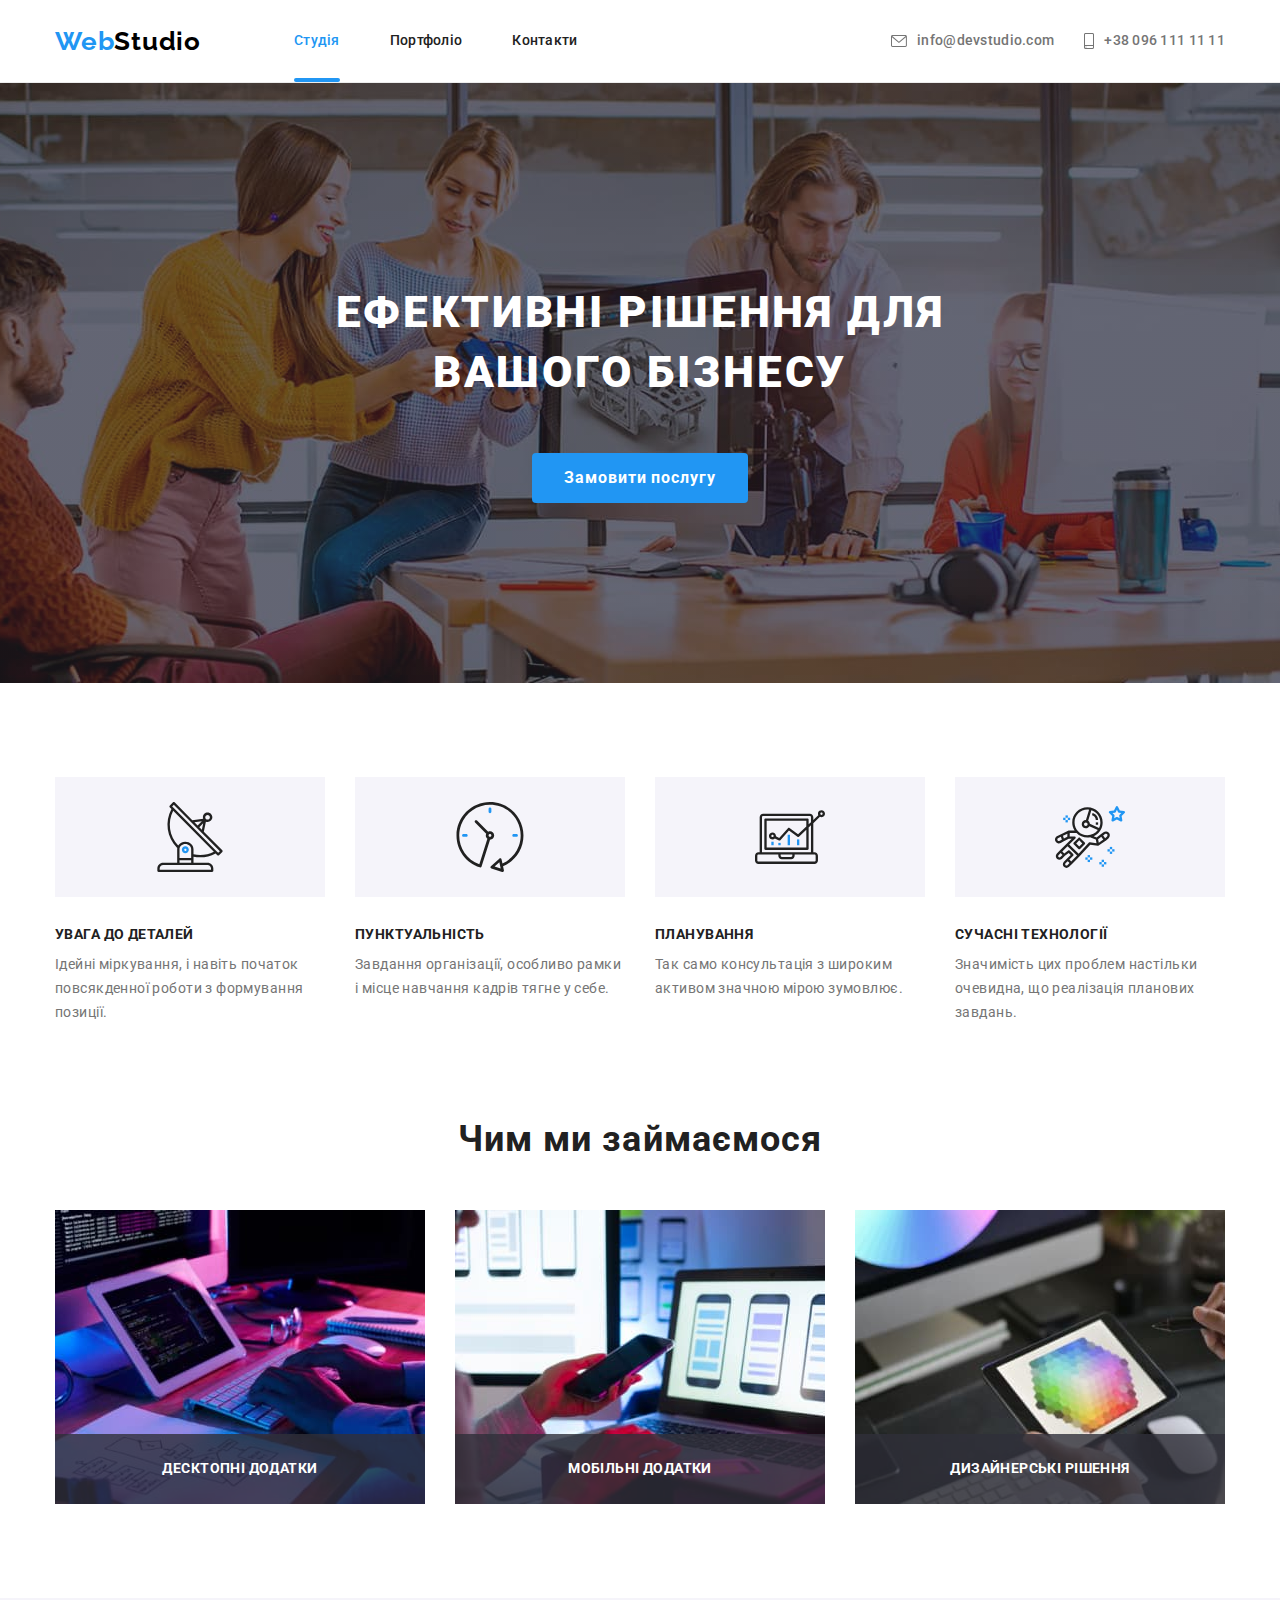
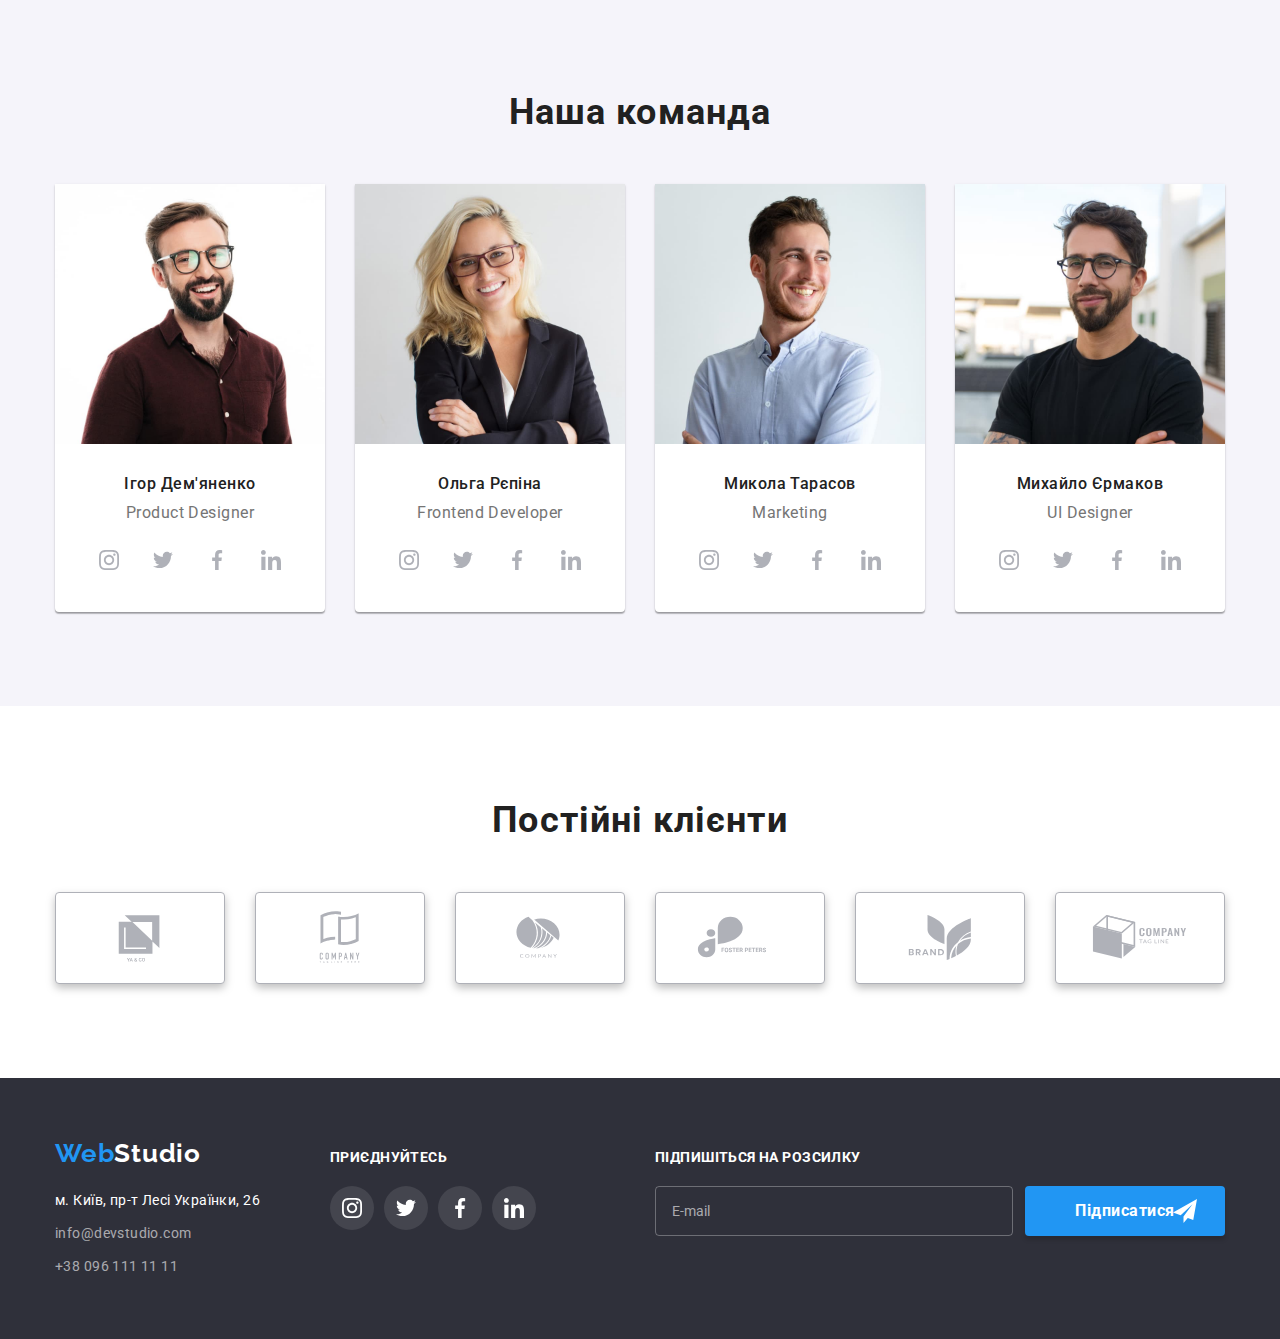
<file: index.html>
<!DOCTYPE html>
<html lang="uk">
  <head>
    <meta charset="UTF-8" />
    <meta http-equiv="X-UA-Compatible" content="IE=edge" />
    <meta name="viewport" content="width=device-width, initial-scale=1.0" />
    <link rel="preconnect" href="https://fonts.googleapis.com" />
    <link rel="preconnect" href="https://fonts.gstatic.com" crossorigin />
    <link
      href="https://fonts.googleapis.com/css2?family=Raleway:wght@700&family=Roboto:wght@400;500;700;900&display=swap"
      rel="stylesheet"
    />
    <link
      rel="stylesheet"
      href="https://cdnjs.cloudflare.com/ajax/libs/modern-normalize/1.1.0/modern-normalize.min.css"
    />
    <title>Document</title>
    <link rel="stylesheet" href="./css/main.min.css">
  </head>
  <body>
    <header class="header">
      <div class="conteiner">
        <nav class="conteiner__nav ">
          <a class="logo header__logo link" href="./index.html">
            Web<span class="header__logo__color link">Studio</span>
          </a>
          <ul class="conteiner__nav  menu__list list">
            <li class="menu__item">
              <a class="menu__link link current" href="./index.html">Студія</a>
            </li>
            <li class="menu__item">
              <a class="menu__link link" href="./portfolio.html">Портфоліо</a>
            </li>
            <li class="menu__item ">
              <a class="menu__link link" href="">Контакти</a>
            </li>
          </ul>
        </nav>
        <ul class="conteiner__nav contakt list">
          <li class="menu__list">
            <a class="contakt__mail link" href="mailto:info@devstudio.com">
              <svg class="contakt__icon" width="16px" height="12px">
                <use href="./images/symbol-defs.svg#icon-envelope"></use>
              </svg>
              info@devstudio.com</a
            >
          </li>
          <li class="menu__list">
            <a class="contakt__tel link" href="tel:+380961111111">
              <svg class="contakt__icon" width="10px" height="16px">
                <use href="./images/symbol-defs.svg#icon-smartphone"></use>
              </svg>
              +38 096 111 11 11</a
            >
          </li>
        </ul>
      </div>
    </header>
    <main>
      <section class="subject">
        <div class="conteiner">
          <div class="subject__content">
            <h1 class="content hero__text">Ефективні рішення для вашого бізнесу</h1>
            <button data-modal-open class="btn subject__btn" type="button">
              Замовити послугу
            </button>
          </div>
        </div>
      </section>

      <section class="benefits benefits__size">
        <div class="conteiner">
          <h2 class="visually-hidden">Переваги</h2>
          <ul class="benefits__nav list">
            <li class="advantage icon__antenna">
              <h3 class="benefits__top">увага до деталей</h3>
              <p class="benefits__text ">
                Ідейні міркування, і навіть початок повсякденної роботи з
                формування позиції.
              </p>
            </li>
            <li class="advantage icon__clok">
              <h3 class="benefits__top">пунктуальність</h3>
              <p class="benefits__text">
                Завдання організації, особливо рамки і місце навчання кадрів
                тягне у себе.
              </p>
            </li>
            <li class="advantage icon__diagram">
              <h3 class="benefits__top">планування</h3>
              <p class="benefits__text">
                Так само консультація з широким активом значною мірою зумовлює.
              </p>
            </li>
            <li class="advantage icon__astronaut">
              <h3 class="benefits__top">cучасні технології</h3>
              <p class="benefits__text">
                Значимість цих проблем настільки очевидна, що реалізація
                планових завдань.
              </p>
            </li>
          </ul>
        </div>
      </section>

      <section class="desktop">
        <div class="conteiner">
          <h2 class="desk desk__test">Чим ми займаємося</h2>
          <ul class="img__desk list">
            <li class="product">
              <img src="images/img.jpg" alt="photo" width="370" height="294" />
              <p class="product__text">десктопні додатки</p>
            </li>
            <li class="product">
              <img src="images/img1.jpg" alt="photo" width="370" height="294" />
              <p class="product__text">мобільні додатки</p>
            </li>
            <li class="product">
              <img src="images/img2.jpg" alt="photo" width="370" height="294" />
              <p class="product__text">дизайнерські рішення</p>
            </li>
          </ul>
        </div>
      </section>

      <section class="teem">
        <div class="conteiner">
          <h2 class="teem-desk teem-desk-conteiner">Наша команда</h2>
          <ul class="img-conteiner list">
            <li class="list-teem">
              <img
                class="img-teem"
                src="images/user.jpg"
                alt="user"
                width="270"
              />
              <div class="teem-conteiner">
                <h3 class="teem-subtitle">Ігор Дем'яненко</h3>
                <p class="teem-subtitle-text">Product Designer</p>
                <ul class="icon-nav list">
                  <li class="soc-item-teem">
                    <a class="soc-link-teem" href="">
                      <svg class="soc-teem-icon" width="20px" height="20px">
                        <use
                          href="./images/symbol-defs.svg#icon-instagram"
                        ></use>
                      </svg>
                    </a>
                  </li>
                  <li class="soc-item-teem">
                    <a class="soc-link-teem" href=""
                      ><svg class="soc-teem-icon" width="20px" height="20px">
                        <use href="./images/symbol-defs.svg#icon-twitter"></use>
                      </svg>
                    </a>
                  </li>
                  <li class="soc-item-teem">
                    <a class="soc-link-teem" href="">
                      <svg class="soc-teem-icon" width="20px" height="20px">
                        <use
                          href="./images/symbol-defs.svg#icon-facebook"
                        ></use>
                      </svg>
                    </a>
                  </li>
                  <li class="soc-item-teem">
                    <a class="soc-link-teem" href="">
                      <svg class="soc-teem-icon" width="20px" height="20px">
                        <use
                          href="./images/symbol-defs.svg#icon-linkedin"
                        ></use>
                      </svg>
                    </a>
                  </li>
                </ul>
              </div>
            </li>
            <li class="list-teem">
              <img
                class="img-teem"
                src="images/user1.jpg"
                alt="user"
                width="270"
              />
              <div class="teem-conteiner">
                <h3 class="teem-subtitle">Ольга Рєпіна</h3>
                <p class="teem-subtitle-text">Frontend Developer</p>
                <ul class="icon-nav list">
                  <li class="soc-item-teem">
                    <a class="soc-link-teem" href="">
                      <svg class="soc-teem-icon" width="20px" height="20px">
                        <use
                          href="./images/symbol-defs.svg#icon-instagram"
                        ></use>
                      </svg>
                    </a>
                  </li>
                  <li class="soc-item-teem">
                    <a class="soc-link-teem" href=""
                      ><svg class="soc-teem-icon" width="20px" height="20px">
                        <use href="./images/symbol-defs.svg#icon-twitter"></use>
                      </svg>
                    </a>
                  </li>
                  <li class="soc-item-teem">
                    <a class="soc-link-teem" href="">
                      <svg class="soc-teem-icon" width="20px" height="20px">
                        <use
                          href="./images/symbol-defs.svg#icon-facebook"
                        ></use>
                      </svg>
                    </a>
                  </li>
                  <li class="soc-item-teem">
                    <a class="soc-link-teem" href="">
                      <svg class="soc-teem-icon" width="20px" height="20px">
                        <use
                          href="./images/symbol-defs.svg#icon-linkedin"
                        ></use>
                      </svg>
                    </a>
                  </li>
                </ul>
              </div>
            </li>
            <li class="list-teem">
              <img
                class="img-teem"
                src="images/user2.jpg"
                alt="user"
                width="270"
              />
              <div class="teem-conteiner">
                <h3 class="teem-subtitle">Микола Тарасов</h3>
                <p class="teem-subtitle-text">Marketing</p>
                <ul class="icon-nav list">
                  <li class="soc-item-teem">
                    <a class="soc-link-teem" href="">
                      <svg class="soc-teem-icon" width="20px" height="20px">
                        <use
                          href="./images/symbol-defs.svg#icon-instagram"
                        ></use>
                      </svg>
                    </a>
                  </li>
                  <li class="soc-item-teem">
                    <a class="soc-link-teem" href=""
                      ><svg class="soc-teem-icon" width="20px" height="20px">
                        <use href="./images/symbol-defs.svg#icon-twitter"></use>
                      </svg>
                    </a>
                  </li>
                  <li class="soc-item-teem">
                    <a class="soc-link-teem" href="">
                      <svg class="soc-teem-icon" width="20px" height="20px">
                        <use
                          href="./images/symbol-defs.svg#icon-facebook"
                        ></use>
                      </svg>
                    </a>
                  </li>
                  <li class="soc-item-teem">
                    <a class="soc-link-teem" href="">
                      <svg class="soc-teem-icon" width="20px" height="20px">
                        <use
                          href="./images/symbol-defs.svg#icon-linkedin"
                        ></use>
                      </svg>
                    </a>
                  </li>
                </ul>
              </div>
            </li>
            <li class="list-teem">
              <img
                class="img-teem"
                src="images/user3.jpg"
                alt="user"
                width="270"
              />
              <div class="teem-conteiner">
                <h3 class="teem-subtitle">Михайло Єрмаков</h3>
                <p class="teem-subtitle-text">UI Designer</p>
                <ul class="icon-nav list">
                  <li class="soc-item-teem">
                    <a class="soc-link-teem" href="">
                      <svg class="soc-teem-icon" width="20px" height="20px">
                        <use
                          href="./images/symbol-defs.svg#icon-instagram"
                        ></use>
                      </svg>
                    </a>
                  </li>
                  <li class="soc-item-teem">
                    <a class="soc-link-teem" href=""
                      ><svg class="soc-teem-icon" width="20px" height="20px">
                        <use href="./images/symbol-defs.svg#icon-twitter"></use>
                      </svg>
                    </a>
                  </li>
                  <li class="soc-item-teem">
                    <a class="soc-link-teem" href="">
                      <svg class="soc-teem-icon" width="20px" height="20px">
                        <use
                          href="./images/symbol-defs.svg#icon-facebook"
                        ></use>
                      </svg>
                    </a>
                  </li>
                  <li class="soc-item-teem">
                    <a class="soc-link-teem" href="">
                      <svg class="soc-teem-icon" width="20px" height="20px">
                        <use
                          href="./images/symbol-defs.svg#icon-linkedin"
                        ></use>
                      </svg>
                    </a>
                  </li>
                </ul>
              </div>
            </li>
          </ul>
        </div>
      </section>
      <section class="section">
        <div class="conteiner">
          <h2 class="client-text">Постійні клієнти</h2>
          <ul class="client-nav list">
            <li class="client-list">
              <a class="icon-client" href="">
                <svg class="client-list-icon" width="106px" height="60px">
                  <use href="./images/symbol-defs.svg#icon-Logo1"></use>
                </svg>
              </a>
            </li>
            <li class="client-list">
              <a class="icon-client" href="">
                <svg class="client-list-icon" width="106px" height="60px">
                  <use href="./images/symbol-defs.svg#icon-Logo2"></use>
                </svg>
              </a>
            </li>
            <li class="client-list">
              <a class="icon-client" href="">
                <svg class="client-list-icon" width="106px" height="60px">
                  <use href="./images/symbol-defs.svg#icon-Logo3"></use>
                </svg>
              </a>
            </li>
            <li class="client-list">
              <a class="icon-client" href="">
                <svg class="client-list-icon" width="106px" height="60px">
                  <use href="./images/symbol-defs.svg#icon-Logo4"></use>
                </svg>
              </a>
            </li>
            <li class="client-list">
              <a class="icon-client" href="">
                <svg class="client-list-icon" width="106px" height="60px">
                  <use href="./images/symbol-defs.svg#icon-Logo5"></use>
                </svg>
              </a>
            </li>
            <li class="client-list">
              <a class="icon-client" href="">
                <svg class="client-list-icon" width="106px" height="60px">
                  <use href="./images/symbol-defs.svg#icon-Logo6"></use>
                </svg>
              </a>
            </li>
          </ul>
        </div>
      </section>
    </main>
    <footer class="footer">
      <div class="conteiner footer-conteiner">
        <div class="footer-info">
          <a class="logo header-logo link" href="./index.html">
            Web<span class="footer-logo-color">Studio</span></a
          >
          <address>
            <ul class="list">
              <li class="footer-list">
                <a
                  class="footer-link-addres link"
                  href="https://goo.gl/maps/4okefofMVxkLToea6"
                  target="_blank"
                  rel="noopener noeeferrer nofollow"
                  >м. Київ, пр-т Лесі Українки, 26</a
                >
              </li>
              <li class="footer-list">
                <a
                  class="footer-link-mail link"
                  href="mailto:info@devstudio.com"
                  >info@devstudio.com</a
                >
              </li>
              <li class="footer-list">
                <a class="footer-link-tel link" href="tel:+380961111111"
                  >+38 096 111 11 11</a
                >
              </li>
            </ul>
          </address>
        </div>

        <div class="footer-wrap">
          <p class="footer-text">приєднуйтесь</p>
          <ul class="footer-item">
            <li class="soc-item list">
              <a class="soc-link" href="">
                <svg class="soc-link-icon" width="20px" height="20px">
                  <use href="./images/symbol-defs.svg#icon-instagram"></use>
                </svg>
              </a>
            </li>
            <li class="soc-item list">
              <a class="soc-link" href=""
                ><svg class="soc-link-icon" width="20px" height="20px">
                  <use href="./images/symbol-defs.svg#icon-twitter"></use>
                </svg>
              </a>
            </li>
            <li class="soc-item list">
              <a class="soc-link" href="">
                <svg class="soc-link-icon" width="20px" height="20px">
                  <use href="./images/symbol-defs.svg#icon-facebook"></use>
                </svg>
              </a>
            </li>
            <li class="soc-item list">
              <a class="soc-link" href="">
                <svg class="soc-link-icon" width="20px" height="20px">
                  <use href="./images/symbol-defs.svg#icon-linkedin"></use>
                </svg>
              </a>
            </li>
          </ul>
        </div>
        <div class="">
          <p class="footer-text">Підпишіться на розсилку</p>
          <form class="footer-row" >
          <label for="email"></label>
            <input type="email" name="email" id="email" class="input-emeil" placeholder="E-mail">
           
         
         <button type="submit" class="btn-footer">
             Підписатися

             <svg class="icon-btn" width="24" height="24">
              <use href="./images/symbol-defs.svg#icon-send"></use>
  
    </svg>
    
         </button>
     

            

          </form>
          
        </div>
      </div>
    
    </footer>
    <div data-modal class="backdrop is-hidden">
      <div class="modal">
        <button class="btn-close" data-modal-close type="button">
          <svg class="icon-close" width="18px" height="18px">
            <use href="./images/symbol-defs.svg#icon-close-black"></use>
          </svg>
        </button>
        <p class="modal-text">Залиште свої дані, ми вам передзвонимо</p>
        <form >
          <label class="label-modal"><span class="label-text">Ім'я</span> 
            <span class="modal-icon">
              <input type="text" name="user-name" class="modal-input" placeholder=" " required>
              <svg class="icon-modal-input" width="18" height="18">
                <use href="./images/symbol-defs.svg#icon-person-modal"></use>
              </svg>
            </span>
          </label>
          
          <label class="label-modal"><span class="label-text">Телефон</span> 
            <span class="modal-icon">
              <input type="tel" name="tel"  class="modal-input" placeholder=" " required>
              <svg class="icon-modal-input" width="18" height="18">
                <use href="./images/symbol-defs.svg#icon-phone-modal"></use>
              </svg>
            </span>
            
          </label>
          <label class="label-modal"><span class="label-text"> Пошта</span>
            <span class="modal-icon">
              <input type="email" name="email" class="modal-input" placeholder=" " required>
              <svg class="icon-modal-input" width="18" height="18">
                <use href="./images/symbol-defs.svg#icon-email-modal"></use>
              </svg>
              </span>
            </label>
          <div class="coment-wrap">
            <label for="coment" class="label-text">Коментар
            </label>
            <textarea name="coment" id="coment" class="coment-text" placeholder="Введіть текст"></textarea>
          </div>
          <div class="modal-check">
            <input type="checkbox" name="policy"  id="policy" class="input-check visually-hidden" required >
          <label for="policy" class="check-text">
            <span>
              <svg class="icon-check" width="16" height="15">
                <use href="./images/symbol-defs.svg#icon-Vector-1"></use>
              </svg>
            </span>
            Погоджуюся з розсилкою та приймаю 
      
              <a class="check-text-link" href="">Умови договору</a>
           </label>
          </div>
          
          <button type="submit" class="btn-modal">Відправити</button>
        </form>
      </div>
    </div>
    <script src="./js/modal.js"></script>
  </body>
</html>
</file>
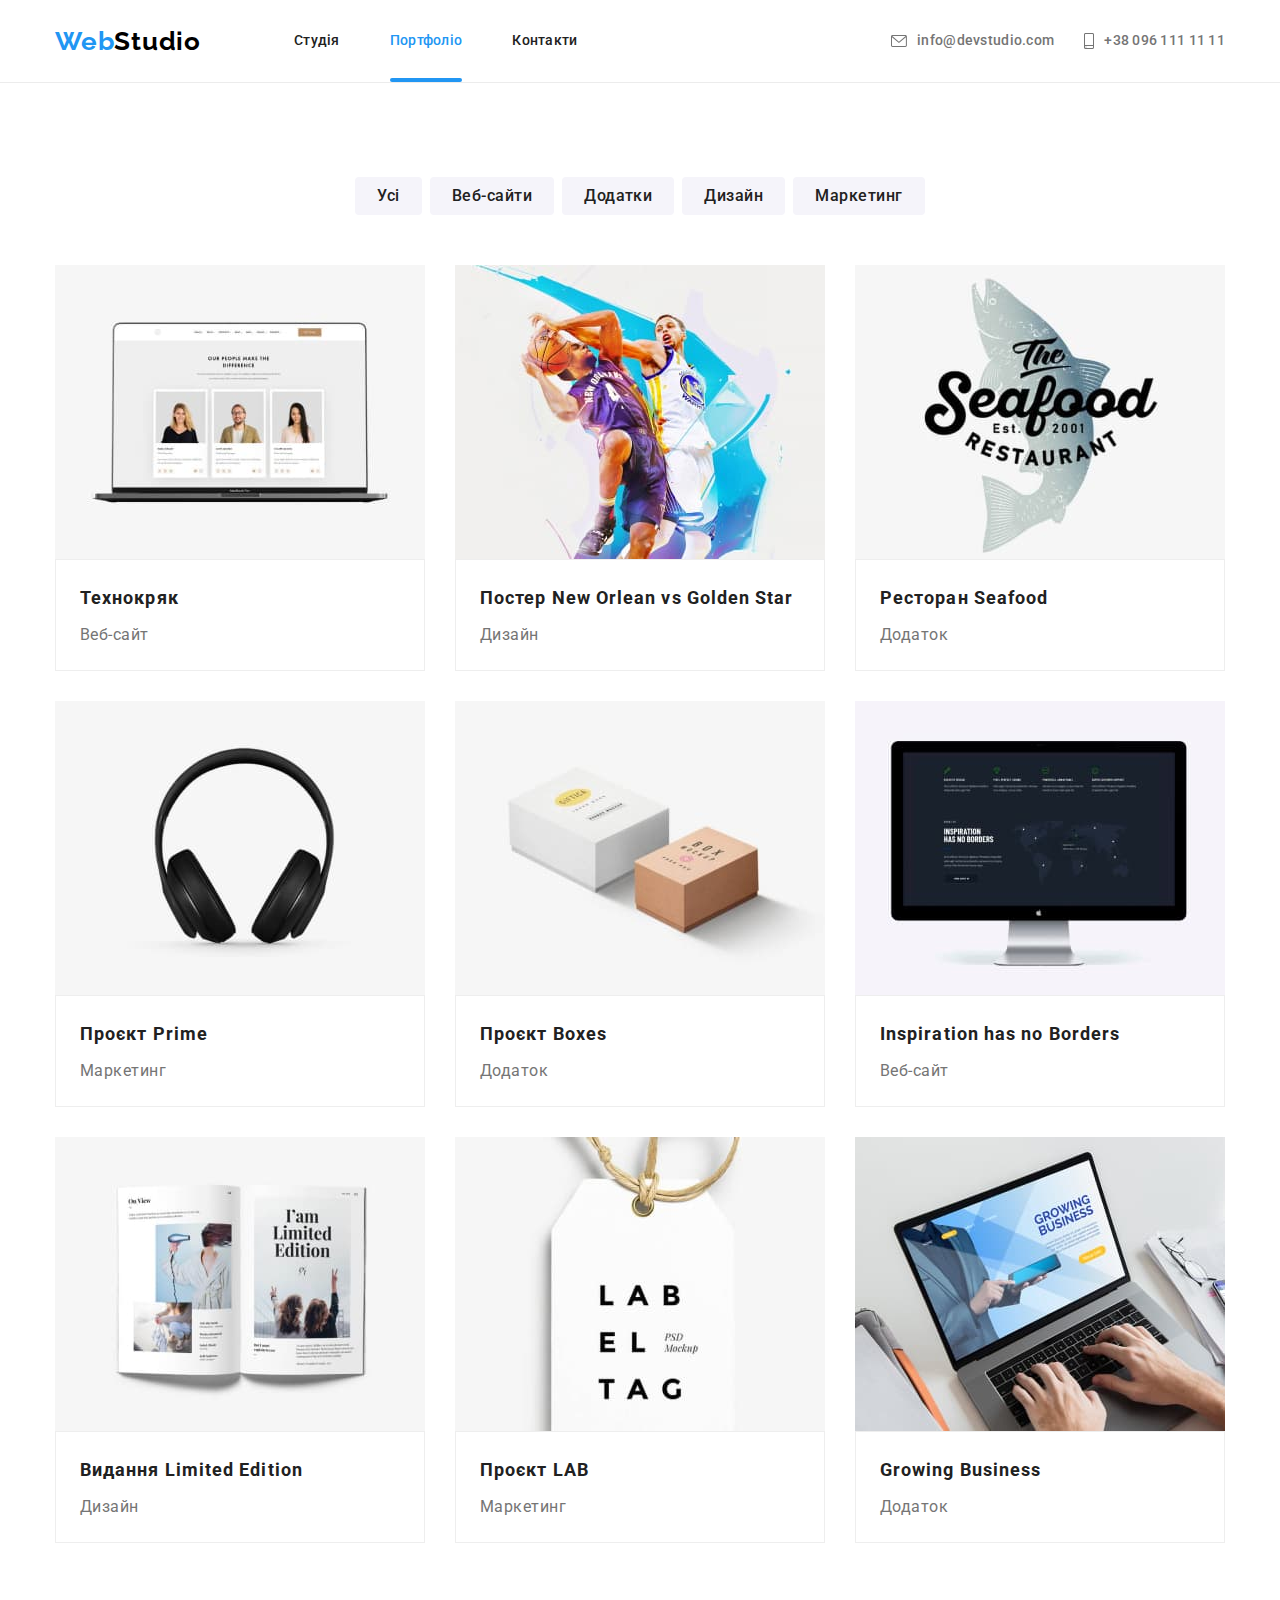
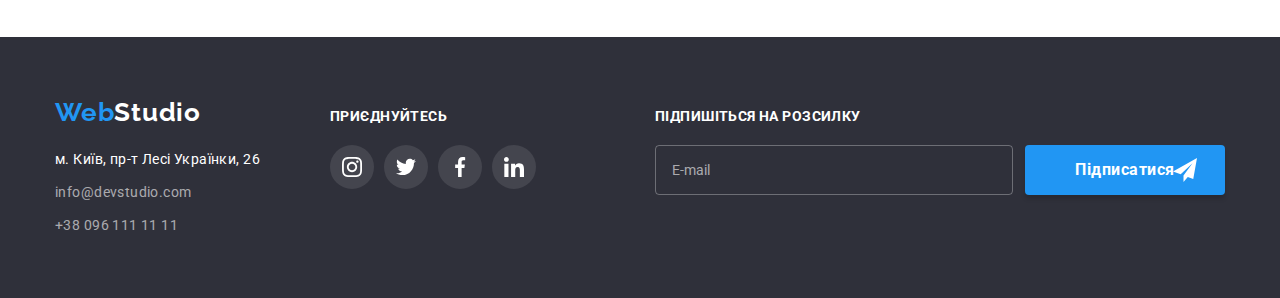
<file: portfolio.html>
<!DOCTYPE html>
<html lang="en">
  <head>
    <meta charset="UTF-8" />
    <meta http-equiv="X-UA-Compatible" content="IE=edge" />
    <meta name="viewport" content="width=device-width, initial-scale=1.0" />
    <link rel="preconnect" href="https://fonts.googleapis.com" />
    <link rel="preconnect" href="https://fonts.gstatic.com" crossorigin />
    <link
      href="https://fonts.googleapis.com/css2?family=Raleway:wght@700&family=Roboto:wght@400;500;700;900&display=swap"
      rel="stylesheet"
    />
    <link
      rel="stylesheet"
      href="https://cdnjs.cloudflare.com/ajax/libs/modern-normalize/1.1.0/modern-normalize.min.css"
    />
    <title>Document</title>
    <link rel="stylesheet" href="./css/main.min.css">
  </head>
  <body>
    <header class="header">
      <div class="conteiner">
        <nav class="conteiner__nav ">
          <a class="logo header__logo link" href="./index.html">
            Web<span class="header__logo__color link">Studio</span>
          </a>
          <ul class="conteiner__nav  menu__list list">
            <li class="menu__item">
              <a class="menu__link link" href="./index.html">Студія</a>
            </li>
            <li class="menu__item">
              <a class="menu__link link current" href="./portfolio.html">Портфоліо</a>
            </li>
            <li class="menu__item ">
              <a class="menu__link link" href="">Контакти</a>
            </li>
          </ul>
        </nav>
        <ul class="conteiner__nav contakt list">
          <li class="menu__list">
            <a class="contakt__mail link" href="mailto:info@devstudio.com">
              <svg class="contakt__icon" width="16px" height="12px">
                <use href="./images/symbol-defs.svg#icon-envelope"></use>
              </svg>
              info@devstudio.com</a
            >
          </li>
          <li class="menu__list">
            <a class="contakt__tel link" href="tel:+380961111111">
              <svg class="contakt__icon" width="10px" height="16px">
                <use href="./images/symbol-defs.svg#icon-smartphone"></use>
              </svg>
              +38 096 111 11 11</a
            >
          </li>
        </ul>
      </div>
    </header>
    <main>
      <section class="portfolio-section">
        <div class="conteiner">
          <h1 class="visually-hidden">portfolio</h1>
          <ul class="conteiner-navigation content list">
            <li class="current">
              <button class="content-btn-item" type="button">Усі</button>
            </li>
            <li>
              <button class="content-btn-item" type="button">Веб-сайти</button>
            </li>
            <li>
              <button class="content-btn-item" type="button">Додатки</button>
            </li>
            <li>
              <button class="content-btn-item" type="button">Дизайн</button>
            </li>
            <li>
              <button class="content-btn-item" type="button">Маркетинг</button>
            </li>
          </ul>
          <ul class="portfolio-img list">
            <li>
              <a class="icon" href="/">
                <div class="icon-portfolio">
                  <img src="./images/vep1.jpg" alt="project" width="370" />
                  <p class="text-transform">
                    Ресурс пропонує комплексні пропозиції з різним рівнем
                    функціоналу та сервісів. Все це дозволить відвідувачу
                    отримати вичерпні відомості про компанію чи приватну особу.
                  </p>
                </div>
                <div class="project-icon">
                  <h2 class="icon-text">Технокряк</h2>
                  <p class="icon-text-list">Веб-сайт</p>
                </div>
              </a>
            </li>

            <li>
              <a class="icon" href="">
                <div class="icon-portfolio">
                  <img src="./images/vep2.jpg" alt="project" width="370" />
                  <p class="text-transform">
                    Ресурс пропонує комплексні пропозиції з різним рівнем
                    функціоналу та сервісів. Все це дозволить відвідувачу
                    отримати вичерпні відомості про компанію чи приватну особу.
                  </p>
                </div>

                <div class="project-icon">
                  <h2 class="icon-text">Постер New Orlean vs Golden Star</h2>
                  <p class="icon-text-list">Дизайн</p>
                </div></a
              >
            </li>

            <li>
              <a class="icon icon-" href="">
                <div class="icon-portfolio">
                  <img src="./images/vep3.jpg" alt="project" width="370" />
                  <p class="text-transform">
                    Ресурс пропонує комплексні пропозиції з різним рівнем
                    функціоналу та сервісів. Все це дозволить відвідувачу
                    отримати вичерпні відомості про компанію чи приватну особу.
                  </p>
                </div>
                <div class="project-icon">
                  <h2 class="icon-text">Ресторан Seafood</h2>
                  <p class="icon-text-list link">Додаток</p>
                </div></a
              >
            </li>

            <li>
              <a class="icon" href="">
                <div class="icon-portfolio">
                  <img src="./images/vep4.jpg" alt="project" width="370" />
                  <p class="text-transform">
                    Ресурс пропонує комплексні пропозиції з різним рівнем
                    функціоналу та сервісів. Все це дозволить відвідувачу
                    отримати вичерпні відомості про компанію чи приватну особу.
                  </p>
                </div>
                <div class="project-icon">
                  <h2 class="icon-text">Проєкт Prime</h2>
                  <p class="icon-text-list">Маркетинг</p>
                </div></a
              >
            </li>

            <li>
              <a class="icon" href="">
                <div class="icon-portfolio">
                  <img src="./images/vep5.jpg" alt="project" width="370" />
                  <p class="text-transform">
                    Ресурс пропонує комплексні пропозиції з різним рівнем
                    функціоналу та сервісів. Все це дозволить відвідувачу
                    отримати вичерпні відомості про компанію чи приватну особу.
                  </p>
                </div>
                <div class="project-icon">
                  <h2 class="icon-text">Проєкт Boxes</h2>
                  <p class="icon-text-list">Додаток</p>
                </div></a
              >
            </li>

            <li>
              <a class="icon" href=""
                ><div class="icon-portfolio">
                  <img src="./images/vep6.jpg" alt="project" width="370" />
                  <p class="text-transform">
                    Ресурс пропонує комплексні пропозиції з різним рівнем
                    функціоналу та сервісів. Все це дозволить відвідувачу
                    отримати вичерпні відомості про компанію чи приватну особу.
                  </p>
                </div>
                <div class="project-icon">
                  <h2 class="icon-text">Inspiration has no Borders</h2>
                  <p class="icon-text-list">Веб-сайт</p>
                </div></a
              >
            </li>

            <li>
              <a class="icon" href=""
                ><div class="icon-portfolio">
                  <img src="./images/vep7.jpg" alt="project" width="370" />
                  <p class="text-transform">
                    Ресурс пропонує комплексні пропозиції з різним рівнем
                    функціоналу та сервісів. Все це дозволить відвідувачу
                    отримати вичерпні відомості про компанію чи приватну особу.
                  </p>
                </div>
                <div class="project-icon">
                  <h2 class="icon-text">Видання Limited Edition</h2>
                  <p class="icon-text-list">Дизайн</p>
                </div></a
              >
            </li>

            <li>
              <a class="icon" href=""
                ><div class="icon-portfolio">
                  <img src="./images/vep8.jpg" alt="project" width="370" />
                  <p class="text-transform">
                    Ресурс пропонує комплексні пропозиції з різним рівнем
                    функціоналу та сервісів. Все це дозволить відвідувачу
                    отримати вичерпні відомості про компанію чи приватну особу.
                  </p>
                </div>
                <div class="project-icon">
                  <h2 class="icon-text">Проєкт LAB</h2>
                  <p class="icon-text-list">Маркетинг</p>
                </div></a
              >
            </li>

            <li>
              <a class="icon" href=""
                ><div class="icon-portfolio">
                  <img src="./images/vep9.jpg" alt="project" width="370" />
                  <p class="text-transform">
                    Ресурс пропонує комплексні пропозиції з різним рівнем
                    функціоналу та сервісів. Все це дозволить відвідувачу
                    отримати вичерпні відомості про компанію чи приватну особу.
                  </p>
                </div>
                <div class="project-icon">
                  <h2 class="icon-text">Growing Business</h2>
                  <p class="icon-text-list">Додаток</p>
                </div></a
              >
            </li>
          </ul>
        </div>
      </section>
    </main>
    <footer class="footer">
      <div class="conteiner footer-conteiner">
        <div class="footer-info">
          <a class="logo header-logo link" href="./index.html">
            Web<span class="footer-logo-color">Studio</span></a
          >
          <address>
            <ul class="list">
              <li class="footer-list">
                <a
                  class="footer-link-addres link"
                  href="https://goo.gl/maps/4okefofMVxkLToea6"
                  target="_blank"
                  rel="noopener noeeferrer nofollow"
                  >м. Київ, пр-т Лесі Українки, 26</a
                >
              </li>
              <li class="footer-list">
                <a
                  class="footer-link-mail link"
                  href="mailto:info@devstudio.com"
                  >info@devstudio.com</a
                >
              </li>
              <li class="footer-list">
                <a class="footer-link-tel link" href="tel:+380961111111"
                  >+38 096 111 11 11</a
                >
              </li>
            </ul>
          </address>
        </div>

        <div class="footer-wrap">
          <h2 class="footer-text">приєднуйтесь</h2>
          <ul class="footer-item">
            <li class="soc-item list">
              <a class="soc-link" href="">
                <svg class="soc-link-icon" width="20px" height="20px">
                  <use href="./images/symbol-defs.svg#icon-instagram"></use>
                </svg>
              </a>
            </li>
            <li class="soc-item list">
              <a class="soc-link" href=""
                ><svg class="soc-link-icon" width="20px" height="20px">
                  <use href="./images/symbol-defs.svg#icon-twitter"></use></svg></a>
            </li>
            <li class="soc-item list">
              <a class="soc-link" href="">
                <svg class="soc-link-icon" width="20px" height="20px">
                  <use href="./images/symbol-defs.svg#icon-facebook"></use>
                </svg>
              </a>
            </li>
            <li class="soc-item list">
              <a class="soc-link" href="">
                <svg class="soc-link-icon" width="20px" height="20px">
                  <use href="./images/symbol-defs.svg#icon-linkedin"></use>
                </svg>
              </a>
            </li>
          </ul>
        </div>
        <div class="">
          <p class="footer-text">Підпишіться на розсилку</p>
          <form class="footer-row" >
          <label for="email"></label>
            <input type="email" name="email" id="email" class="input-emeil" placeholder="E-mail">
        
         <button type="submit" class="btn-footer">
             Підписатися
 <svg class="icon-btn" width="24" height="24">
              <use href="./images/symbol-defs.svg#icon-send"></use>
  
    </svg>
    
         </button>
     

            

          </form>
          
        </div>
      </div>
      
    </footer>
  </body>
</html>
</file>
<file: css/main.min.css>
body{font-family:"Roboto",sans-serif;color:var(--main-text-color);background-color:var(--background-color);font-size:14px;letter-spacing:.03em}h1,h2,h3,h4,h5,h6,p{margin:0}img{display:block;max-width:100%;height:auto}address{font-style:normal}button{display:block;cursor:pointer;border:none;border-radius:4px}.section{padding-top:94px;padding-bottom:94px}html{box-sizing:border-box;margin:0;padding:0;list-style:none}*,*::before *::after{box-sizing:inherit}.list{list-style:none;padding:0;margin:0}.link{text-decoration:none}.conteiner{width:1200px;padding-left:15px;padding-right:15px;margin:0 auto}.conteiner-section{margin-top:32px;margin-bottom:32px;padding-left:15px;padding-right:15px;margin-bottom:0px}.visually-hidden{position:absolute;white-space:nowrap;width:1px;height:1px;overflow:hidden;border:0;padding:0;clip:rect(0 0 0 0);-webkit-clip-path:inset(50%);clip-path:inset(50%);margin:-1px}:root{--main-text-color: #212121;--secondary-text-color: #ffffff;--ouwer-text-color: #757575;--acent-color: #2196f3;--contener-color: #eeeeee;--logo-color-text: #000000;--buttons-port-color: #f5f4fa;--footer-text-color: #rgba(255, 255, 255, 0.6);--background-footer-color: #2f303a;--background-section: #e5e5e5;--line-color: #ececec;--background-color: #FFFFFF;--icon-color: #afb1b8;--main-color: roboto, sans-serif}.header .conteiner{display:flex;align-items:center}.conteiner__nav{display:flex;align-items:center}.header__logo{margin-right:93px;margin-left:0}.logo{font-family:"Raleway";font-style:normal;font-weight:700;font-size:26px;line-height:1.19;letter-spacing:.03em;color:var(--acent-color)}.header__logo__color{font-family:"Raleway";font-style:normal;font-weight:700;font-size:26px;line-height:1.19;letter-spacing:.03em;color:#000}.menu__item{margin-right:50px}.menu__item:last-child{margin-right:0}.menu__list{margin-right:30px}.menu__list:last-child{margin-right:0}.menu__link{transition:color 250ms cubic-bezier(0.4, 0, 0.2, 1)}.menu__link:hover,.menu__link:focus{color:var(--acent-color);cursor:pointer}.menu__link{padding:33px 0;display:block;font-weight:500;font-size:14px;line-height:1.14;letter-spacing:.02em;color:var(--main-text-color)}.menu__link.current{position:relative}.menu__link.current::after{content:"";position:absolute;bottom:0;width:100%;height:4px;display:block;background-color:var(--acent-color);border-radius:2px}.contakt__mail{padding:32px 0;display:flex;gap:10px;align-items:center;font-weight:500;font-size:14px;line-height:1.14;letter-spacing:.02em;color:var(--ouwer-text-color);transition:color 250ms cubic-bezier(0.4, 0, 0.2, 1)}.contakt__mail:hover,.contakt__mail:focus{color:var(--acent-color)}.contakt__tel{padding:32px 0;display:flex;gap:10px;font-weight:500;font-size:14px;line-height:1.14;letter-spacing:.02em;color:var(--ouwer-text-color);transition:color 250ms cubic-bezier(0.4, 0, 0.2, 1)}.contakt__tel:hover,.contakt__tel:focus{color:var(--acent-color)}.contakt{margin-left:auto}.contakt__icon{fill:currentColor}.contakt__mail:hover .contakt__icon,.contakt__mail:focus .contakt__icon{fill:var(--acent-color)}.contakt__tel:hover .contakt__icon,.contakt__tel:focus .contakt__icon{fill:var(--acent-color)}.contakt__mail .contakt__icon{transition:fill 250ms cubic-bezier(0.4, 0, 0.2, 1)}.contakt__tel .contakt__icon{transition:fill 250ms cubic-bezier(0.4, 0, 0.2, 1)}.subject{background-color:var(--background-footer-color);background-image:linear-gradient(rgba(47, 48, 58, 0.4), rgba(47, 48, 58, 0.4)),url(../images/hero-bg.jpg);background-repeat:no-repeat;background-position:center;background-size:cover;text-align:center;padding:200px 0;max-width:1600px;height:600px;margin:0 auto}.hero__text{max-width:696px;margin:0 auto;margin-bottom:30px}.content{font-weight:900;font-size:44px;line-height:1.36;letter-spacing:.06em;color:var(--secondary-text-color);text-transform:uppercase}.subject__btn{display:inline-block;border-radius:4px;padding:10px 32px;min-width:216px;text-align:center;margin-top:0px;align-items:center;border:none;font-family:"Roboto";font-weight:700;font-size:16px;line-height:1.88;letter-spacing:.06em;color:var(--secondary-text-color);background-color:var(--acent-color);cursor:pointer;transition:color 250ms cubic-bezier(0.4, 0, 0.2, 1),background-color 250ms cubic-bezier(0.4, 0, 0.2, 1)}.btn:hover,.btn:focus{background-color:#2196f3;color:var(--buttons-port-color)}.benefits__size{padding-top:94px;padding-bottom:94px}.benefits__nav{display:flex;gap:30px}.advantage{max-width:270px}.advantage::before{display:block;content:"";height:120px;background-color:var(--buttons-port-color);background-size:70px;background-repeat:no-repeat;background-position:center;margin-bottom:30px}.icon__antenna::before{background-image:url(../images/antenna.svg)}.icon__clok::before{background-image:url(../images/clock.svg)}.icon__diagram::before{background-image:url(../images/diagram.svg)}.icon__astronaut::before{background-image:url(../images/astronaut\ 1.svg)}.benefits__top{margin-bottom:10px;margin-top:0px;font-weight:700;font-size:14px;line-height:1.14;letter-spacing:.03em;text-transform:uppercase;color:var(--main-text-color)}.benefits__text{margin-top:0;margin-bottom:0;font-weight:400;font-size:14px;line-height:1.71;letter-spacing:.03em;color:var(--ouwer-text-color)}.desktop{padding-bottom:94px}.img__desk{display:flex;gap:30px}.desk{font-weight:700;font-size:36px;line-height:1.16;letter-spacing:.03em;text-align:center;color:var(--main-text-color)}.desk__test{margin-top:0;margin-bottom:50px;padding-top:0}.product{position:relative}.product__text{height:70px;bottom:0;display:flex;justify-content:center;align-items:center;width:100%;position:absolute;font-weight:700;font-size:14px;line-height:1.14;letter-spacing:.03em;text-align:center;text-transform:uppercase;color:var(--secondary-text-color);background:rgba(47,48,58,.8)}.teem{background:#f5f4fa;padding:94px 0}.teem-desk-conteiner{margin-top:0;margin-bottom:50px}.img-conteiner{display:flex;gap:30px}.teem-desk{text-align:center;margin-top:0;margin-bottom:50px;padding-top:0;font-weight:700;font-size:36px;line-height:1.16;letter-spacing:.03em;color:var(--main-text-color)}.list-teem{width:270px;background-color:var(--background-color);border-radius:0px 0px 4px 4px;box-shadow:0px 1px 3px rgba(0,0,0,.12),0px 1px 1px rgba(0,0,0,.14),0px 2px 1px rgba(0,0,0,.2)}.teem-conteiner{padding-top:30px;padding-bottom:30px}.teem-subtitle{margin-top:0;margin-bottom:10px;text-align:center;font-weight:500;font-size:16px;line-height:1.19;letter-spacing:.03em;color:var(--main-text-color)}.teem-subtitle-text{margin-top:0;margin-bottom:0;text-align:center;font-weight:400;font-size:16px;line-height:1.19;letter-spacing:.03em;color:var(--ouwer-text-color)}.icon-nav{display:flex;gap:10px;margin-top:16px;justify-content:center}.soc-item-teem{width:44px;height:44px}.soc-link-teem{width:100%;height:100%;background-color:var(--background-color);border-radius:50%;display:flex;align-items:center;justify-content:center;color:var(--icon-color);transition:color 250ms cubic-bezier(0.4, 0, 0.2, 1),background-color 250ms cubic-bezier(0.4, 0, 0.2, 1)}.soc-link-teem:hover,.soc-link-teem:focus{background-color:var(--acent-color);color:var(--background-color)}.soc-teem-icon{fill:currentColor}.client-text{margin-bottom:50px;font-weight:700;font-size:36px;line-height:1.16;text-align:center;letter-spacing:.03em;color:var(--main-text-color)}.client-nav{display:flex;gap:30px}.icon-client{width:170px;height:92px;border:1px solid #afb1b8;border-radius:4px;background:#fff;filter:drop-shadow(0px 4px 4px rgba(0, 0, 0, 0.25));display:flex;align-items:center;justify-content:center;fill:var(--icon-color);transition:fill 250ms cubic-bezier(0.4, 0, 0.2, 1),border 250ms cubic-bezier(0.4, 0, 0.2, 1)}.icon-client:hover,.icon-client:focus{border:1px solid var(--acent-color);fill:var(--acent-color)}.footer{background-color:var(--background-footer-color);padding:60px 0}address{margin-top:20px}.footer-logo-color{font-family:"Raleway";font-style:normal;font-weight:700;font-size:26px;line-height:1.19;letter-spacing:.03em;color:var(--secondary-text-color)}.footer-link-mail,.footer-link-tel{display:inline-block;margin-top:0;font-weight:400;font-size:14px;line-height:1.71;letter-spacing:.03em;font-style:normal;color:rgba(255,255,255,.6);transition:color 250ms cubic-bezier(0.4, 0, 0.2, 1)}.footer-link-mail:hover,.footer-link-mail:focus{color:var(--secondary-text-color);cursor:pointer}.footer-link-tel:hover,.footer-link-tel:focus{color:var(--secondary-text-color);cursor:pointer}.footer-list:not(:last-child){margin-bottom:9px}.footer-link-addres{display:inline-block;margin-top:0px;font-weight:400;font-size:14px;line-height:1.71;letter-spacing:.03em;color:var(--secondary-text-color)}.footer-link-addres:hover,.footer-link-addres:focus{color:var(--secondary-text-color);cursor:pointer}.footer-conteiner{display:flex;align-items:baseline}.footer-info{margin-right:70px}.footer-text{margin-bottom:20px;font-weight:700;font-size:14px;line-height:1.14;letter-spacing:.03em;text-transform:uppercase;color:var(--secondary-text-color)}.footer-wrap{margin-right:auto}.footer-item{display:flex;gap:10px;padding:0;margin:0 0}.soc-link{width:44px;height:44px;background:rgba(255,255,255,.1);border-radius:50%;display:flex;align-items:center;justify-content:center;transition:background-color 250ms cubic-bezier(0.4, 0, 0.2, 1)}.soc-link:hover,.soc-link:focus{background-color:var(--acent-color)}.soc-link-icon{fill:var(--secondary-text-color)}.footer-row{display:flex}.input-emeil{width:358px;height:50px;padding:16px;margin-right:12px;border-radius:4px;border:1px solid rgba(255,255,255,.3);background-color:rgba(0,0,0,0);color:var(--secondary-text-color)}.input-emeil::-moz-placeholder{color:rgba(255,255,255,.6)}.input-emeil:-ms-input-placeholder{color:rgba(255,255,255,.6)}.input-emeil::placeholder{color:rgba(255,255,255,.6)}.btn-footer{width:200px;height:50px;font-weight:700;font-size:16px;line-height:1.88;letter-spacing:.03em;color:#fff;background:#2196f3;position:relative;box-shadow:0px 4px 4px rgba(0,0,0,.15);border-radius:4px;transition:color 250ms cubic-bezier(0.4, 0, 0.2, 1),background-color 250ms cubic-bezier(0.4, 0, 0.2, 1);text-align:center}.btn-footer:hover,.btn-footer:focus{color:var(--background-color);background-color:var(--acent-color)}.icon-btn{display:flex;position:absolute;top:50%;right:28px;transform:translateY(-50%);fill:var(--background-color)}.header{border-bottom:1px solid var(--line-color)}.portfolio-section{padding:94px 0}.portfolio-img{display:flex;flex-wrap:wrap;gap:30px}.conteiner-navigation{display:flex;align-items:center}.content{gap:8px;align-items:center;justify-content:center;margin-bottom:50px}.current{color:var(--acent-color)}.content-btn-item{padding:6px 22px;cursor:pointer;font-weight:500;font-size:16px;line-height:1.63;letter-spacing:.03em;color:#212121;border-radius:4px;background-color:var(--buttons-port-color);transition:color 250ms cubic-bezier(0.4, 0, 0.2, 1),background-color 250ms cubic-bezier(0.4, 0, 0.2, 1),box-shadow 250ms cubic-bezier(0.4, 0, 0.2, 1)}.content-btn-item:hover,.content-btn-item:focus{background-color:var(--acent-color);color:var(--background-color);box-shadow:0px 3px 1px rgba(0,0,0,.1),0px 1px 2px rgba(0,0,0,.08),0px 2px 2px rgba(0,0,0,.12)}.icon{display:inline-block;text-decoration:none;width:100%;transition:box-shadow 250ms cubic-bezier(0.4, 0, 0.2, 1)}.icon:hover,.icon:focus{box-shadow:0px 1px 1px rgba(0,0,0,.12),0px 4px 4px rgba(0,0,0,.06),1px 4px 6px rgba(0,0,0,.16)}.icon-portfolio{position:relative;overflow:hidden}.text-transform{position:absolute;top:0;left:0;padding:63px 24px;margin:0;height:100%;font-weight:400;font-size:18px;line-height:1.56;letter-spacing:.03em;color:var(--secondary-text-color);background:rgba(33,150,243,.9);transform:translateY(100%);transition:transform 250ms cubic-bezier(0.4, 0, 0.2, 1)}.icon:hover .text-transform,.icon:focus .text-transform{transform:translateY(0)}.project-icon{padding:20px 24px;box-sizing:border-box;border:1px solid #eee}.icon-text{margin-bottom:4px;font-weight:700;font-size:18px;line-height:2;letter-spacing:.06em;color:var(--main-text-color);margin-top:0}.icon-text-list{margin-top:0;margin-bottom:0;line-height:1.88;letter-spacing:.03em;color:var(--ouwer-text-color);font-size:16px}.backdrop{position:fixed;top:0;left:0;width:100%;height:100%;background:rgba(0,0,0,.2);opacity:1;transition:opacity 250ms cubic-bezier(0.4, 0, 0.2, 1),visibility 250ms cubic-bezier(0.4, 0, 0.2, 1)}.backdrop.is-hidden{opacity:0;pointer-events:none;visibility:hidden}.modal{width:528px;height:581px;background-color:var(--background-color);position:absolute;top:50%;left:50%;transform:translate(-50%, -50%) rotateX(0);transition:transform 250ms cubic-bezier(0.4, 0, 0.2, 1);padding:40px}.backdrop.is-hidden .modal{transform:translate(-50%, -50%) rotateX(90deg)}.btn-close{border:1px solid rgba(0,0,0,.1);background:var(--background-color);border-radius:50%;width:30px;height:30px;margin:0;color:var(--logo-color-text);display:flex;justify-content:center;align-items:center;position:absolute;top:8px;right:8px;transition:fill 250ms cubic-bezier(0.4, 0, 0.2, 1)}.btn-close:hover,.btn-close:focus+svg{fill:var(--acent-color)}.modal-text{font-style:normal;font-weight:700;font-size:20px;line-height:1.15;letter-spacing:.03em;text-align:center;margin-bottom:12px;color:#212121}.modal-input{width:100%;height:40px;border:1px solid rgba(33,33,33,.2);border-radius:4px;padding-left:42px;outline:rgba(0,0,0,0);cursor:pointer;transition:border-color 250ms cubic-bezier(0.4, 0, 0.2, 1)}.modal-input:focus{border-color:var(--acent-color)}.icon-modal-input{position:absolute;left:12px;top:50%;transform:translateY(-50%);transition:fill 250ms cubic-bezier(0.4, 0, 0.2, 1)}.modal-input:focus+.icon-modal-input{fill:var(--acent-color)}.label-modal{margin-bottom:10px;display:block}.label-text{font-weight:400;font-size:12px;line-height:1.17;letter-spacing:.01em;color:#757575;display:block;margin-bottom:4px}.modal-icon{position:relative}.coment-wrap{margin-bottom:20px}.coment-text{width:100%;height:120px;border:1px solid rgba(33,33,33,.2);border-radius:4px;resize:none;padding:12px 16px;outline:rgba(0,0,0,0);cursor:pointer;transition:border-color 250ms cubic-bezier(0.4, 0, 0.2, 1)}.coment-text:focus{border-color:var(--acent-color)}.coment-text::-moz-placeholder{font-weight:400;font-size:12px;line-height:1.67;letter-spacing:.01em;color:rgba(117,117,117,.5)}.coment-text:-ms-input-placeholder{font-weight:400;font-size:12px;line-height:1.67;letter-spacing:.01em;color:rgba(117,117,117,.5)}.coment-text::placeholder{font-weight:400;font-size:12px;line-height:1.67;letter-spacing:.01em;color:rgba(117,117,117,.5)}.modal-check{text-align:center;margin-bottom:30px}.check-text{font-weight:400;font-size:14px;line-height:1.71;letter-spacing:.03em;color:#757575;display:flex;align-items:center;justify-content:center}.check-text span{width:16px;height:15px;border:2px solid var(--main-text-color);border-radius:2px;margin-right:7px;display:flex;align-items:center;justify-content:center;fill:rgba(0,0,0,0);transition:background-color 250ms cubic-bezier(0.4, 0, 0.2, 1),border-color 250ms cubic-bezier(0.4, 0, 0.2, 1),fill 250ms cubic-bezier(0.4, 0, 0.2, 1)}.input-check:checked+.check-text span{background-color:var(--acent-color);fill:var(--background-color);border-color:rgba(0,0,0,0)}.input-check:focus+.check-text span{border-color:var(--acent-color)}.check-text-link{font-weight:400;font-size:14px;line-height:1.71;letter-spacing:.03em;color:#2196f3;margin-left:5px}.btn-modal{font-weight:400;font-size:16px;line-height:1.88;letter-spacing:.06em;width:200px;height:50px;margin:0 auto;align-items:center;text-align:center;color:var(--background-color);background:var(--acent-color);border-radius:4px;box-shadow:0px 4px 4px rgba(0,0,0,.15);transition:color 250ms cubic-bezier(0.4, 0, 0.2, 1),background-color 250ms cubic-bezier(0.4, 0, 0.2, 1);font-weight:700}.btn-modal:hover,.btn-modal:focus{color:var(--background-color);background-color:var(--acent-color)}/*# sourceMappingURL=main.min.css.map */
</file>
